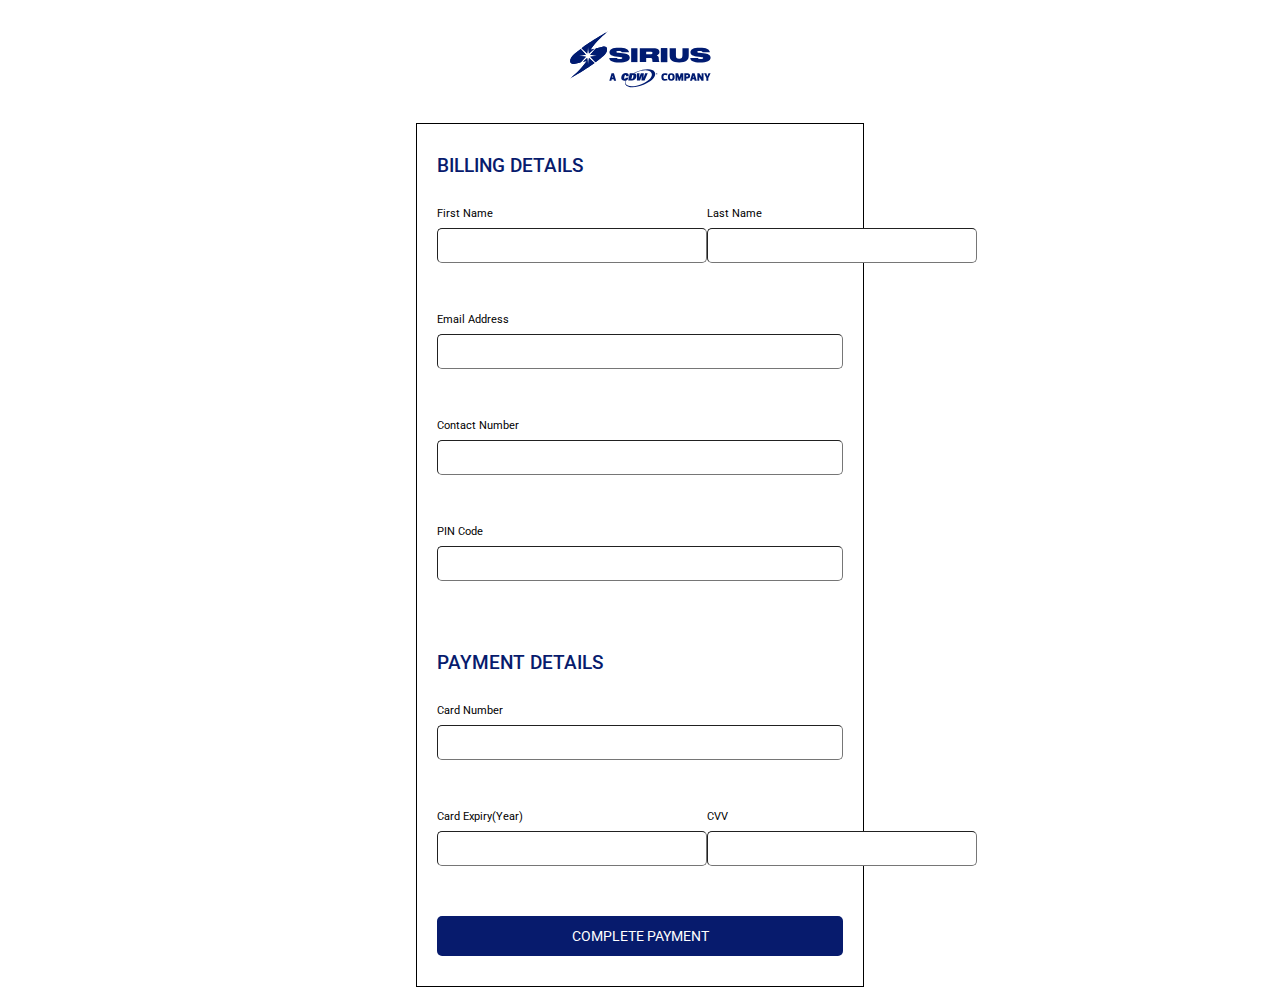
<file: Form_Validations/index.html>
<!DOCTYPE html>
<html lang="en">
  <head>
    <meta name="description" content="Assignment 14" />
    <meta name="keywords" content="HTML, CSS,JS" />
    <meta name="author" content="Joel" />
    <meta name="viewport" content="width=device-width, initial-scale=1.0/" />
    <link
      href="https://fonts.googleapis.com/css2?family=Roboto:ital,wght@0,100;0,300;0,400;0,500;0,700;0,900;1,100;1,300;1,400;1,500;1,700;1,900&display=swap"
      rel="stylesheet"
    />
    <link rel="stylesheet" href="css/style.css" />
    <title>Assignment 14</title>
  </head>

  <body>
    <div class="logo">
      <img src="images/Sirius_CDW_Cobranded_PMS2747.svg" alt="" />
    </div>
    <div class="container">
      <form>
        <div class="start">BILLING DETAILS</div>
        <div class="name">
          <div>
            <div class="lab">First Name</div>
            <input type="text" id="first-name" />
            <div id="error-first-name" class="error"></div>
          </div>
          <div>
            <div class="lab">Last Name</div>
            <input type="text" id="last-name" />
            <div id="error-last-name" class="error"></div>
          </div>
        </div>
        <div class="lab">Email Address</div>
        <input type="text" id="email-address" />
        <div id="error-email-address" class="error"></div>
        <div class="lab">Contact Number</div>
        <input type="number" id="contact-number" />
        <div id="error-contact-number" class="error"></div>
        <div class="lab">PIN Code</div>
        <input type="number" id="pin-code" />
        <div id="error-pin-code" class="error"></div>
        <div class="break">PAYMENT DETAILS</div>
        <div class="lab">Card Number</div>
        <input type="number" id="card-number" />
        <div id="error-card-number" class="error"></div>
        <div class="name">
          <div>
            <div class="lab">Card Expiry(Year)</div>
            <input type="number" id="card-expiry" />
            <div id="error-card-expiry" class="error"></div>
          </div>
          <div>
            <div class="lab">CVV</div>
            <input type="number" id="cvv" />
            <div id="error-cvv" class="error"></div>
          </div>
        </div>
        <button class="btn" type="submit" onclick="return validate()">
          COMPLETE PAYMENT
        </button>
      </form>
    </div>

    <script src="js/script.js"></script>
  </body>
</html>
</file>
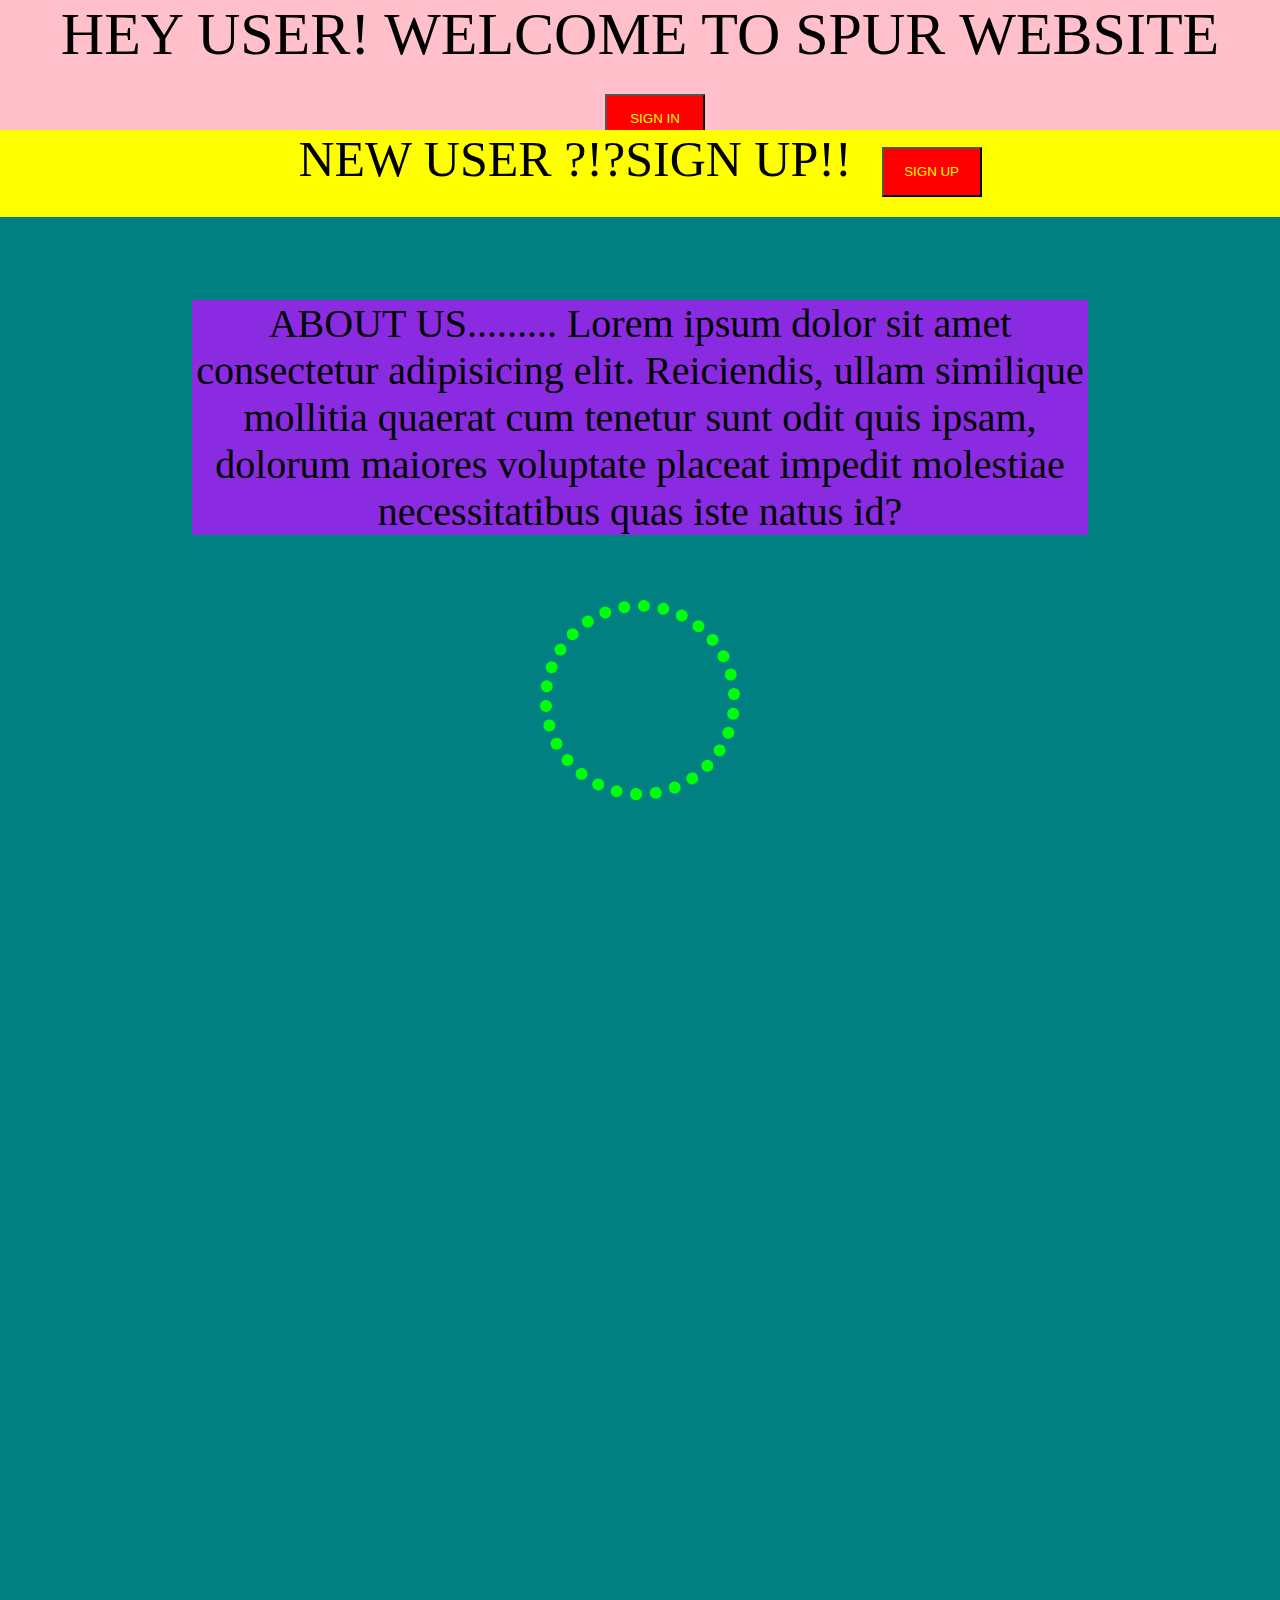
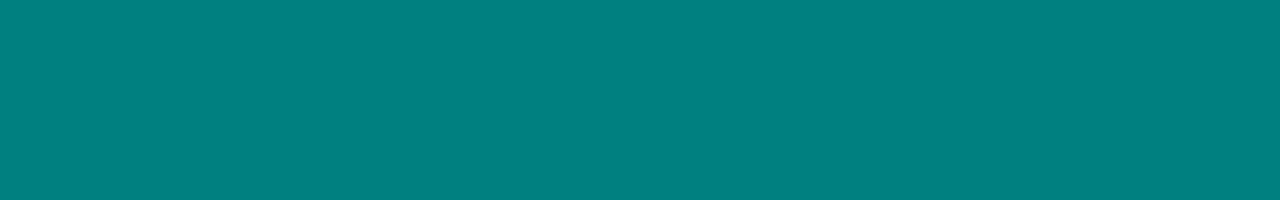
<file: Own_Creative_Animation/index.html>
<!DOCTYPE html>
<html lang="en">
<head>
    <meta charset="UTF-8">
    <meta http-equiv="X-UA-Compatible" content="IE=edge">
    <meta name="viewport" content="width=device-width, initial-scale=1.0">
    <link rel="stylesheet" href="css/style.css">
    <title>Document</title>
</head>
<body>
<!-- Main Section -->
<section>
    <!-- Inner Division -->
    <div class="dots">
        
        <span style="--i:1;"> </span>
        <span style="--i:2;"> </span>
        <span style="--i:3;"> </span>
        <span style="--i:4;"> </span>
        <span style="--i:5;"> </span>
        <span style="--i:6;"> </span>
        <span style="--i:7;"> </span>
        <span style="--i:8;"> </span>
        <span style="--i:9;"> </span>
        <span style="--i:10;"> </span>
        <span style="--i:11;"> </span>
        <span style="--i:12;"> </span>
        <span style="--i:13;"> </span>
        <span style="--i:14;"> </span>
        <span style="--i:15;"> </span>
        <span style="--i:16;"> </span>
        <span style="--i:17;"> </span>
        <span style="--i:18;"> </span>
        <span style="--i:19;"> </span>
        <span style="--i:20;"> </span>
        <span style="--i:21;"> </span>
        <span style="--i:22;"> </span>
        <span style="--i:23;"> </span>
        <span style="--i:23;"> </span>
        <span style="--i:24;"> </span>
        <span style="--i:25;"> </span>
        <span style="--i:26;"> </span>
        <span style="--i:27;"> </span>
        <span style="--i:28;"> </span>
        <span style="--i:29;"> </span>
        <span style="--i:30;"> </span>

    </div>
    
    <div class="intro">HEY USER! WELCOME TO SPUR WEBSITE<button class="sign-in">SIGN IN</button></div>
    <div class="para"> NEW USER ?!?SIGN UP!!<button class="sign-up">SIGN UP</button></div>
    <div class="about-us">ABOUT US......... Lorem ipsum dolor sit amet consectetur adipisicing elit. Reiciendis, ullam similique mollitia quaerat cum tenetur sunt odit quis ipsam, dolorum maiores voluptate placeat impedit molestiae necessitatibus quas iste natus id?
    </div>
</section>



</body>
</html>
</file>
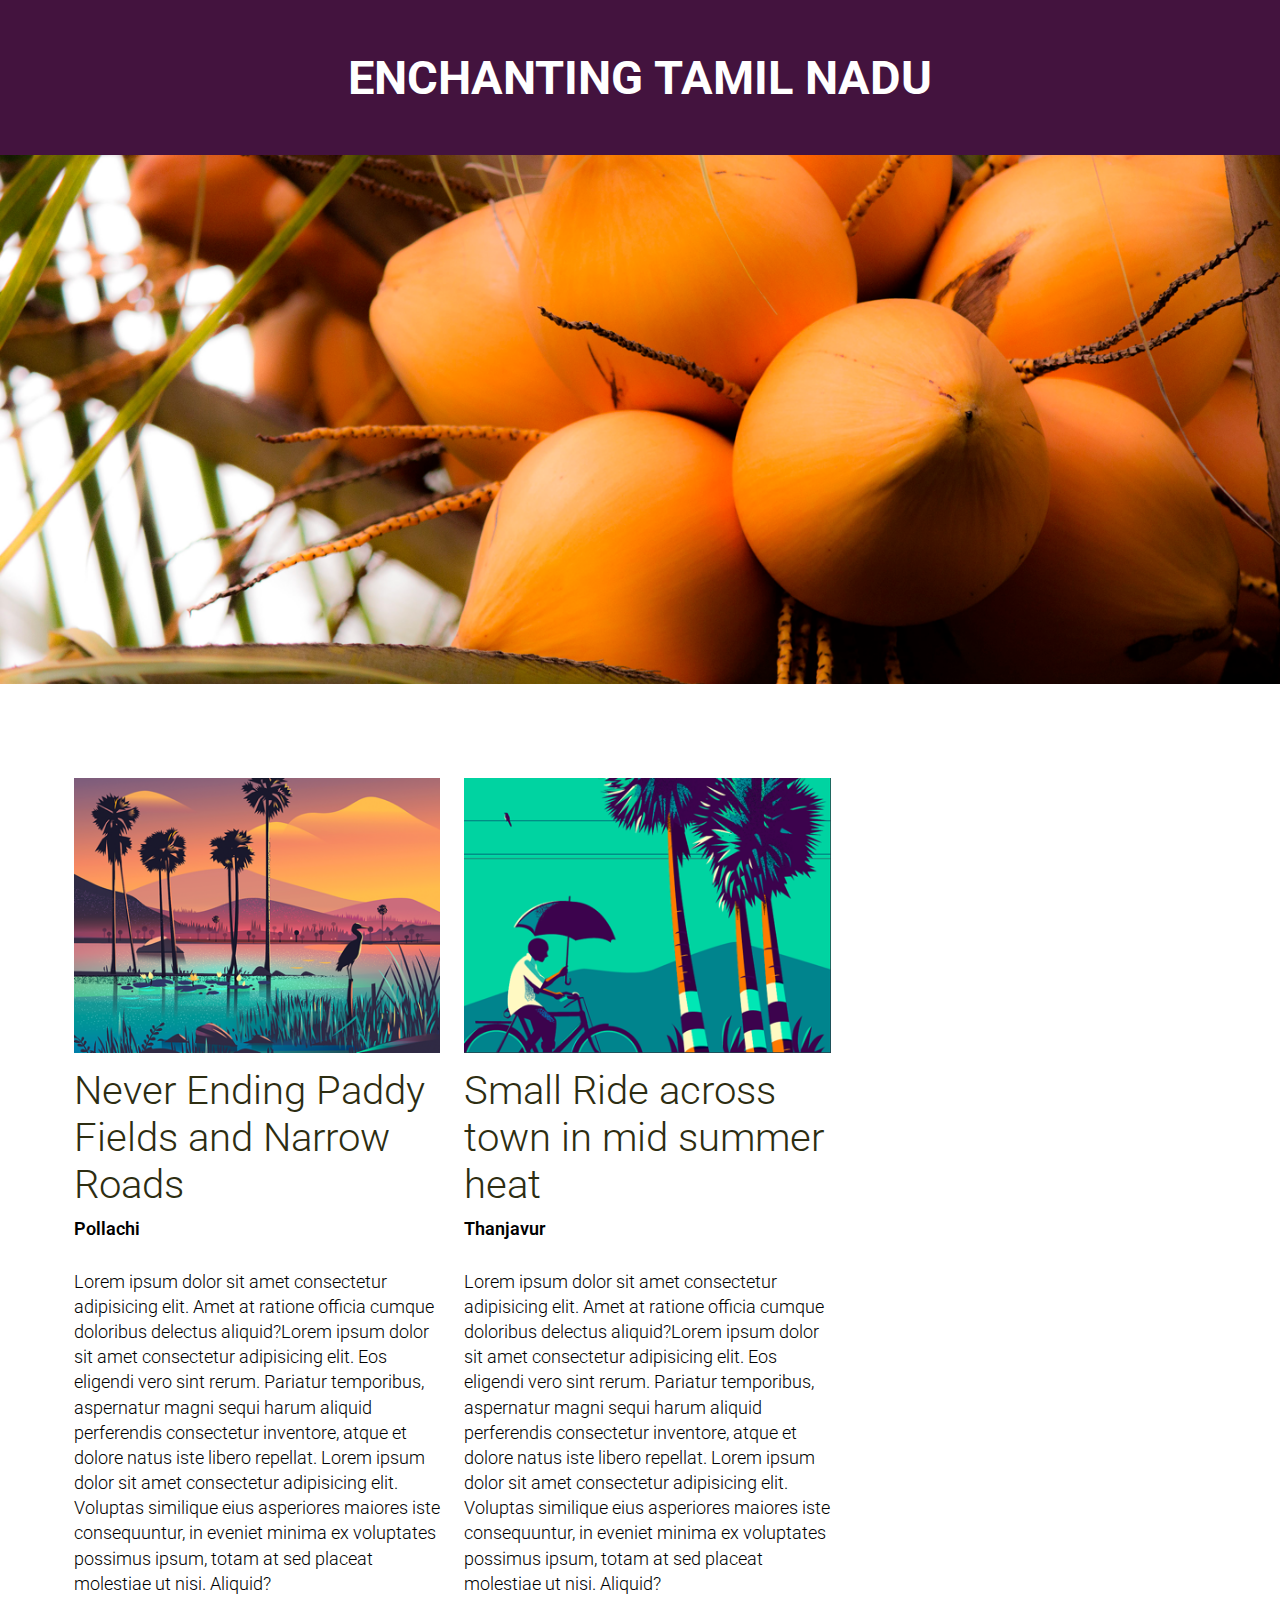
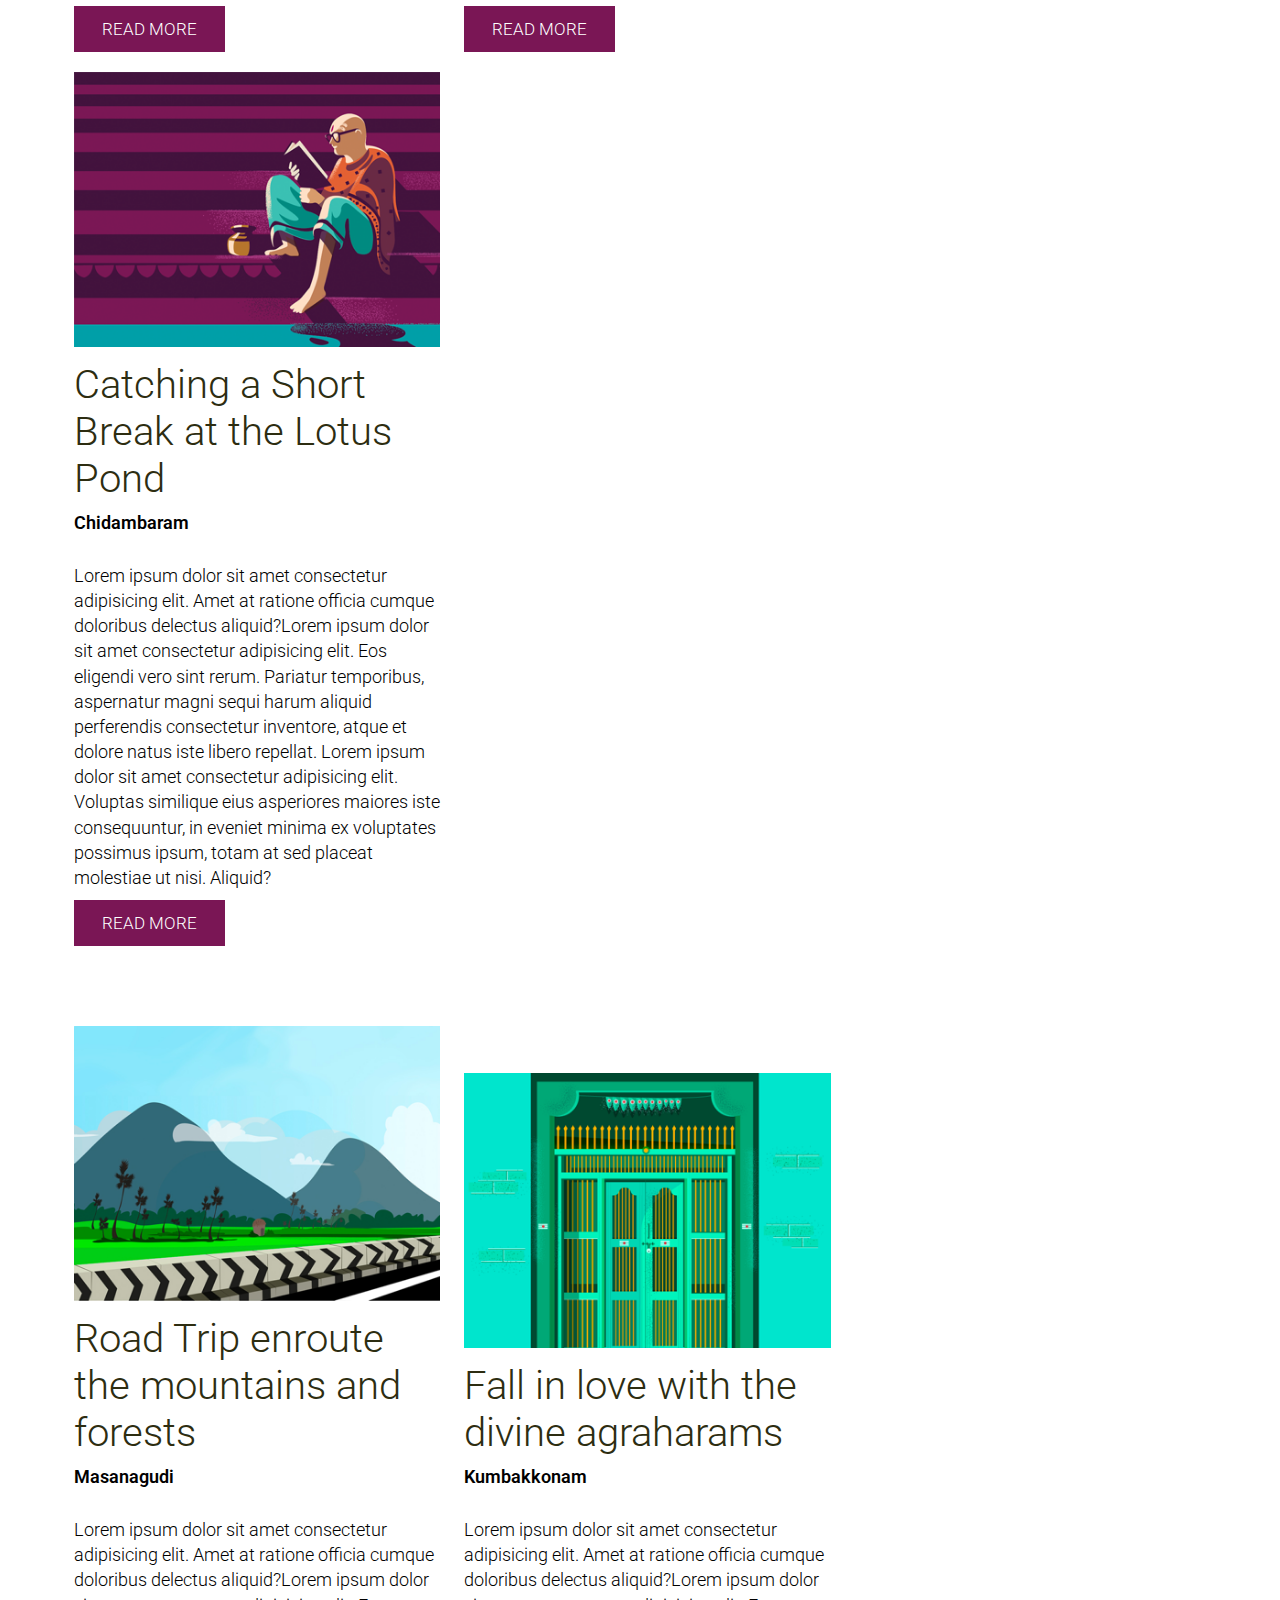
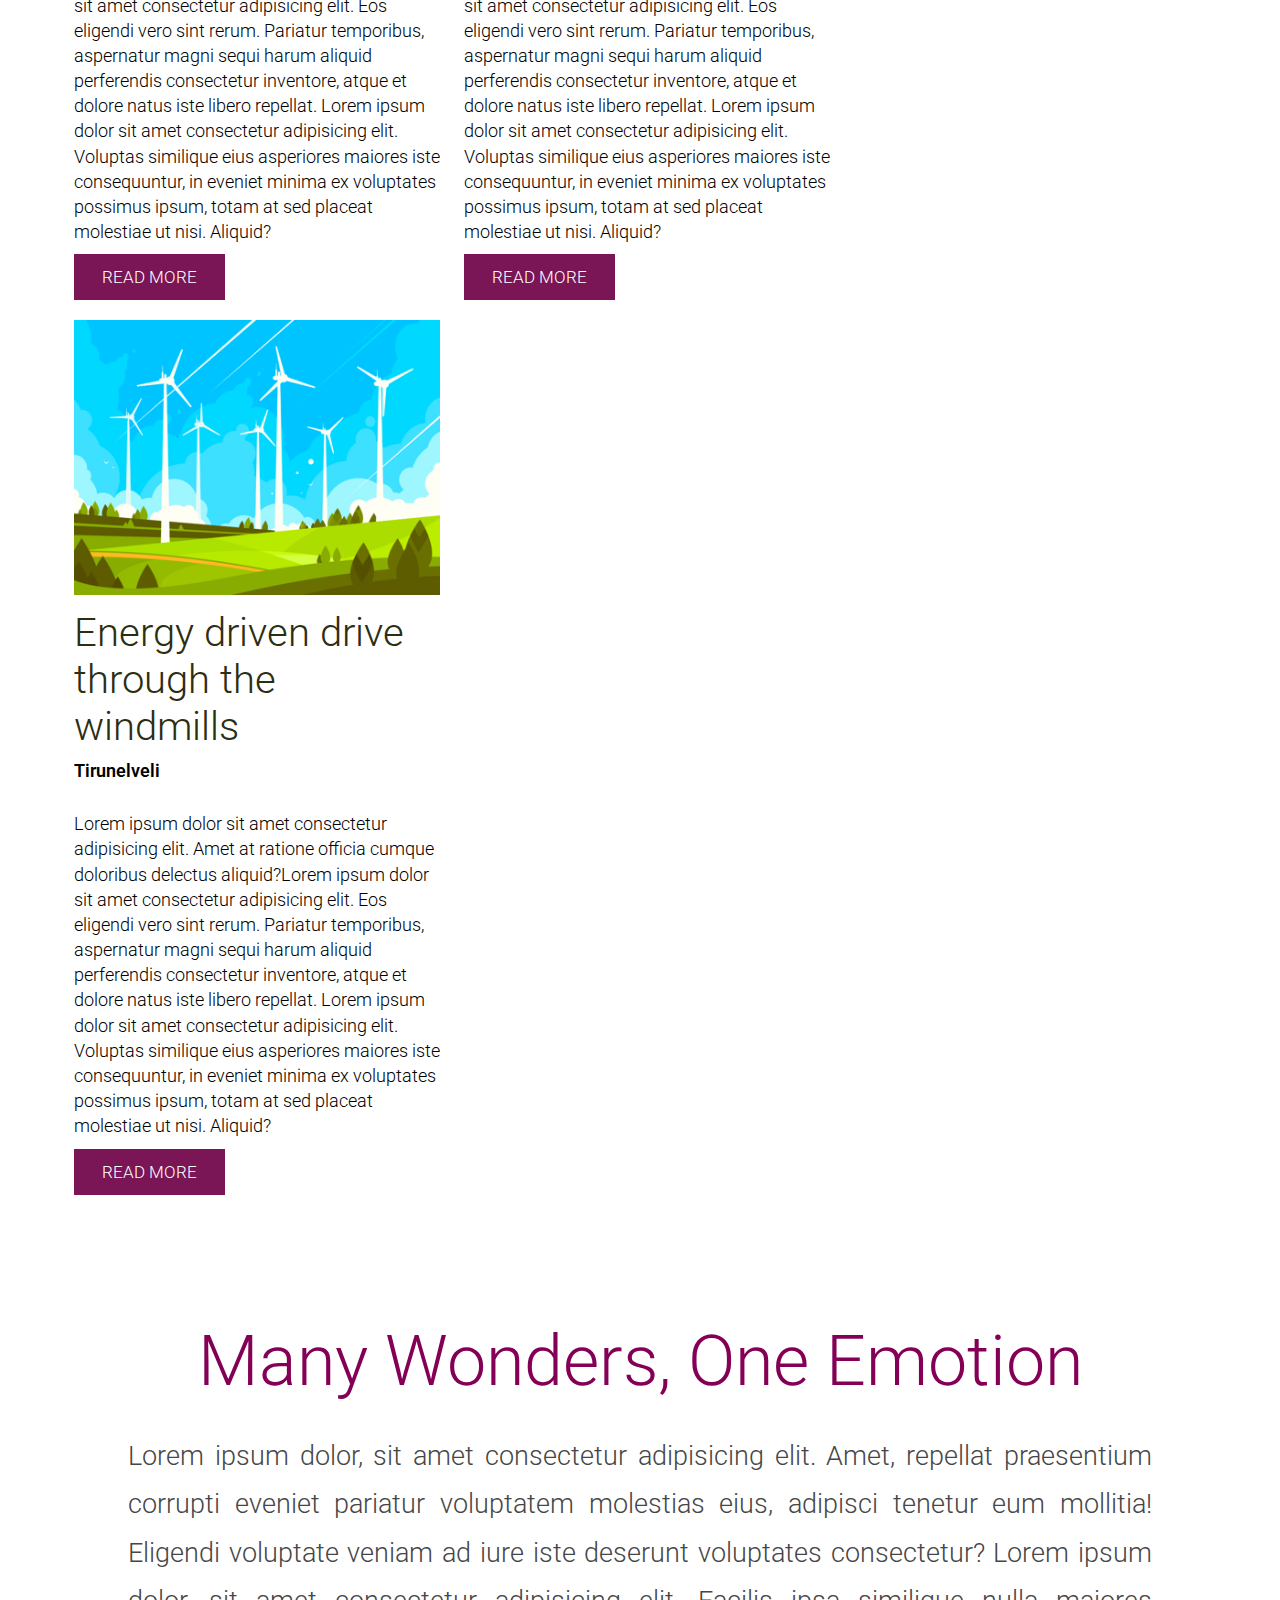
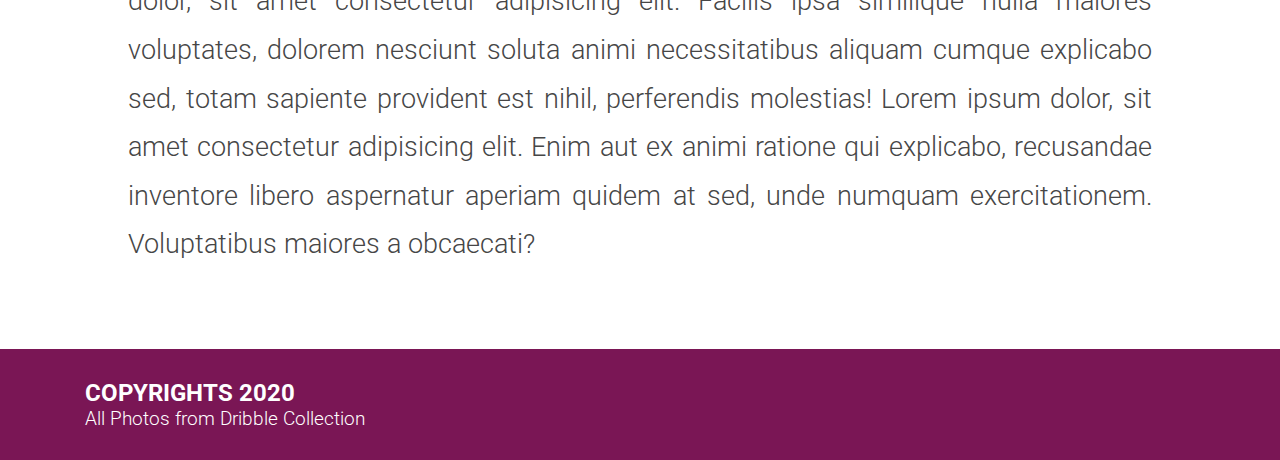
<file: Enchanting TN/first-page.html>
<!DOCTYPE html>
<html>
    <head>
        <title>Assignment 2</title>
        <meta name="description" content="Assignment 2"/>
        <meta name="keywords" content="HTML, CSS"/>
        <meta name="author" content="Joel"/>
        <meta name="viewport" content="width=device-width, initial-scale=1.0/">
        <link rel="preconnect" href="https://fonts.googleapis.com"/>
        <link rel="preconnect" href="https://fonts.gstatic.com" crossorigin/>
        <link href="https://fonts.googleapis.com/css2?family=Roboto:ital,wght@0,100;0,300;0,400;0,500;0,700;0,900;1,100;1,300;1,400;1,500;1,700;1,900&display=swap" rel="stylesheet"/>
        <link href="css/style.css" rel="stylesheet">
    </head>
    <body>
        <!------------------------ HEADER ----------------------->
        <header>
            <!-- HEADER TITLE -->
            <h1 class="headerTitle">ENCHANTING TAMIL NADU</h1>
        </header>
        <img  src="images/cover.png" alt="Cover photo" style="padding: 0px 0px 80px 0px; object-fit: cover;"/>
        <!---------------------------SECTION -------------------------->
        <!-- CONTAINER -->
        <div class="container">
            <!-- POLLACHI CARD -->
            <div class="card">
                <img src="images/pollachi.png" alt="Pollachi photo"/>
                <h3>Never Ending Paddy Fields and Narrow Roads</h3>
                <h4>Pollachi</h4>
                <p>Lorem ipsum dolor sit amet consectetur adipisicing elit. Amet at ratione officia cumque doloribus delectus aliquid?Lorem ipsum dolor sit amet consectetur adipisicing elit. Eos eligendi vero sint rerum. Pariatur temporibus, aspernatur magni sequi harum aliquid perferendis consectetur inventore, atque et dolore natus iste libero repellat. Lorem ipsum dolor sit amet consectetur adipisicing elit. Voluptas similique eius asperiores maiores iste consequuntur, in eveniet minima ex voluptates possimus ipsum, totam at sed placeat molestiae ut nisi. Aliquid?</p>
                <button>READ MORE</button>
            </div>
            <!-- THANJAVUR CARD -->
            <div class="card">
                <img src="images/thanjavur.png" alt="Thanjavur photo"/>
                <h3>Small Ride across town in mid summer heat</h3>
                <h4>Thanjavur</h4>
                <p>Lorem ipsum dolor sit amet consectetur adipisicing elit. Amet at ratione officia cumque doloribus delectus aliquid?Lorem ipsum dolor sit amet consectetur adipisicing elit. Eos eligendi vero sint rerum. Pariatur temporibus, aspernatur magni sequi harum aliquid perferendis consectetur inventore, atque et dolore natus iste libero repellat. Lorem ipsum dolor sit amet consectetur adipisicing elit. Voluptas similique eius asperiores maiores iste consequuntur, in eveniet minima ex voluptates possimus ipsum, totam at sed placeat molestiae ut nisi. Aliquid?</p>
                <button>READ MORE</button>    
            </div>
            <!-- CHIDAMBRAM CARD -->
            <div class="card">
                <img src="images/chidambaram.png" alt="Chidambaram Photo"/>
                <h3>Catching a Short Break at the Lotus Pond</h3>
                <h4>Chidambaram</h4>
                <p>Lorem ipsum dolor sit amet consectetur adipisicing elit. Amet at ratione officia cumque doloribus delectus aliquid?Lorem ipsum dolor sit amet consectetur adipisicing elit. Eos eligendi vero sint rerum. Pariatur temporibus, aspernatur magni sequi harum aliquid perferendis consectetur inventore, atque et dolore natus iste libero repellat. Lorem ipsum dolor sit amet consectetur adipisicing elit. Voluptas similique eius asperiores maiores iste consequuntur, in eveniet minima ex voluptates possimus ipsum, totam at sed placeat molestiae ut nisi. Aliquid?</p>
                <button>READ MORE</button>   
            </div>
        </div>
        <!-- CONTAINER -->
        <div style="margin-top: 60px; margin-bottom: 115px;" class="container">
            <!-- MASNAGUDI CARD -->
            <div class="card">
                <img src="images/masangudi.png" alt="Masanagudi photo"/>
                <h3>Road Trip enroute the mountains and forests</h3>
                <h4>Masanagudi</h4>
                <p>Lorem ipsum dolor sit amet consectetur adipisicing elit. Amet at ratione officia cumque doloribus delectus aliquid?Lorem ipsum dolor sit amet consectetur adipisicing elit. Eos eligendi vero sint rerum. Pariatur temporibus, aspernatur magni sequi harum aliquid perferendis consectetur inventore, atque et dolore natus iste libero repellat. Lorem ipsum dolor sit amet consectetur adipisicing elit. Voluptas similique eius asperiores maiores iste consequuntur, in eveniet minima ex voluptates possimus ipsum, totam at sed placeat molestiae ut nisi. Aliquid?</p>
                <button>READ MORE</button>
            </div>
            <!-- KUMBAKONAM CARD -->
            <div class="card">
                <img src="images/kumbakonam.png" alt="Kumbakkonam photo"/>
                <h3>Fall in love with the divine agraharams</h3>
                <h4>Kumbakkonam</h4>
                <p>Lorem ipsum dolor sit amet consectetur adipisicing elit. Amet at ratione officia cumque doloribus delectus aliquid?Lorem ipsum dolor sit amet consectetur adipisicing elit. Eos eligendi vero sint rerum. Pariatur temporibus, aspernatur magni sequi harum aliquid perferendis consectetur inventore, atque et dolore natus iste libero repellat. Lorem ipsum dolor sit amet consectetur adipisicing elit. Voluptas similique eius asperiores maiores iste consequuntur, in eveniet minima ex voluptates possimus ipsum, totam at sed placeat molestiae ut nisi. Aliquid?</p>
                <button>READ MORE</button>
            </div>
            <!-- TIRUNELVELI CARD -->
            <div class="card">
                <img src="images/tirunelveli.png" alt="Tirunelveli photo"/>
                <h3>Energy driven drive through the windmills</h3>
                <h4>Tirunelveli</h4>
                <p>Lorem ipsum dolor sit amet consectetur adipisicing elit. Amet at ratione officia cumque doloribus delectus aliquid?Lorem ipsum dolor sit amet consectetur adipisicing elit. Eos eligendi vero sint rerum. Pariatur temporibus, aspernatur magni sequi harum aliquid perferendis consectetur inventore, atque et dolore natus iste libero repellat. Lorem ipsum dolor sit amet consectetur adipisicing elit. Voluptas similique eius asperiores maiores iste consequuntur, in eveniet minima ex voluptates possimus ipsum, totam at sed placeat molestiae ut nisi. Aliquid?</p>
                <button>READ MORE</button>
            </div>
        </div>
        <!----------- ARTICLE --------------->
        <section class="article">
            <h5 class="articleTitle">Many Wonders, One Emotion</h5>
            <p>Lorem ipsum dolor, sit amet consectetur adipisicing elit. Amet, repellat praesentium corrupti eveniet pariatur voluptatem molestias eius, adipisci tenetur eum mollitia! Eligendi voluptate veniam ad iure iste deserunt voluptates consectetur? Lorem ipsum dolor, sit amet consectetur adipisicing elit. Facilis ipsa similique nulla maiores voluptates, dolorem nesciunt soluta animi necessitatibus aliquam cumque explicabo sed, totam sapiente provident est nihil, perferendis molestias! Lorem ipsum dolor, sit amet consectetur adipisicing elit. Enim aut ex animi ratione qui explicabo, recusandae inventore libero aspernatur aperiam quidem at sed, unde numquam exercitationem. Voluptatibus maiores a obcaecati?</p>
        </section>
        <!------------- FOOTER -------------->
        <footer class="footer">
            <h2>COPYRIGHTS 2020</h2>
            <h5>All Photos from Dribble Collection</h5>
        </footer>
    </body>
</html>
</file>
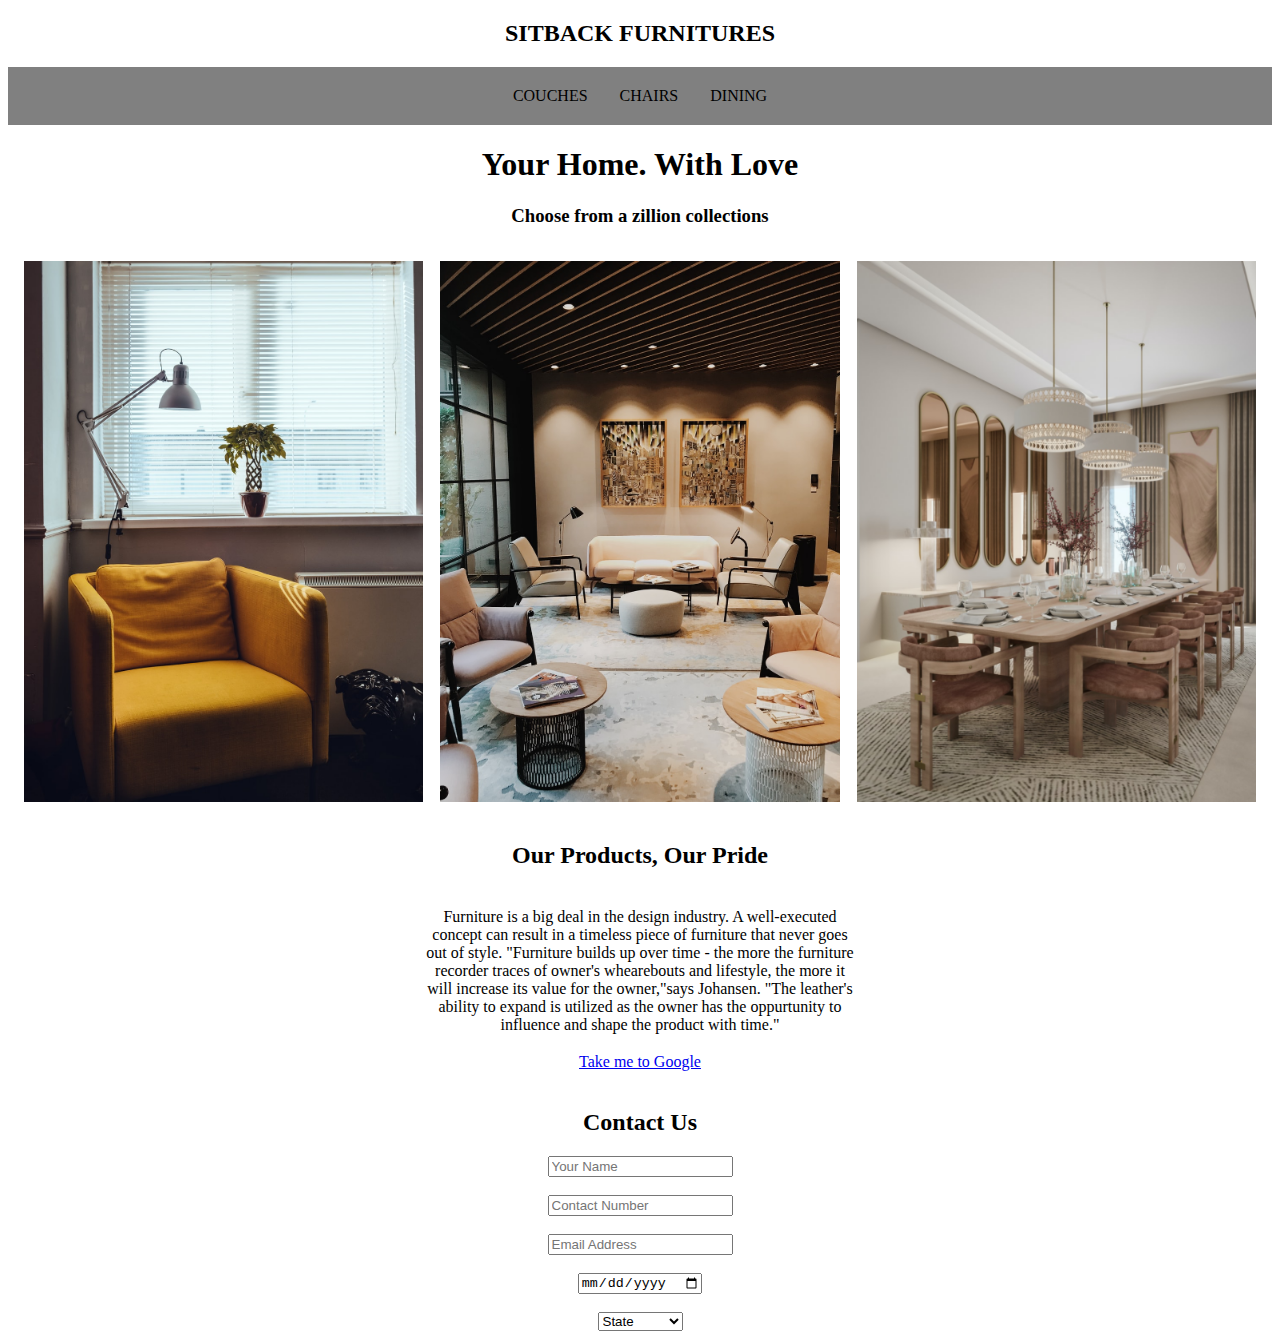
<file: Sitback_Furniture/firstPage.html>
<!DOCTYPE html>
<html>
    <head>
        <title>Assignment 1</title>
        <meta name="description" content="Assignment 1"/>
        <meta name="keywords" content="HTML"/>
        <meta name="author" content="Joel"/>
        <meta name="viewport" content="width=device-width, initial-scale=1.0"/>
    </head>
    <body>
        <!--------------------- HEADER -------------->
        <h2 align="center"><strong>SITBACK FURNITURES</strong> </h2>
        <!-------------------- NAVIGATION BAR ---------------->
        <table bgcolor="grey" width="100%">
            <tr>
                <td>
                    <table cellpadding="15" align="center">
                        <tr>
                            <td  align="center">COUCHES</td>
                            <td  align="center">CHAIRS</td>
                            <td  align="center">DINING</td>
                        </tr>
                    </table>
                </td>
            </tr>
        </table>
        <!------------------ SECTION ------------>
        <!-- SECTION TITLE -->
        <h1 align="center"><strong>Your Home. With Love</strong></h1>
        <h3 align="center"><strong>Choose from a zillion collections</strong></h3>
        <!-- SECTION CONTENT -->
        <table  align="center" cellspacing="15">
            <tr bgcolor="white"  width="80%">
                <td width="33%"><img src="images/chairs.png" alt="chair photo" width="100%"/></td>
                <td width="33%"><img src="images/couches.png" alt="couches photo" width="100%"/></td>
                <td width="33%"><img src="images/dining.png" alt="dining photo" width="100%"/></td>
            </tr>
        </table>
        <!------------------ ARTICLE ------------->
        <!-- ARTICLE TITLE -->
        <h2 align="center">Our Products, Our Pride</h2>
        <table width="35%" align="center">
            <tr>
                <td align="center">
                    <!-- ARTICLE CONTENT -->
                    <p>Furniture is a big deal in the design industry. A well-executed concept can result
                        in a timeless piece of furniture that never goes out of style. "Furniture builds up
                        over time - the more the furniture recorder traces of owner's whearebouts
                        and lifestyle, the more it will increase its value for the owner,"says Johansen.
                        "The leather's ability to expand is utilized as the owner has the oppurtunity to
                        influence and shape the product with time." 
                    </p>
                </td>
            </tr>
        </table>
        <!-- EXTERNAL LINK -->
        <center>
            <a href="https://www.google.com" target="_blank">Take me to Google</a>
        </center>
        <br>
        <h2 align="center">Contact Us</h2>
        <!-- FORM -->
        <form method="get" action="" align="center" >
            <input type="text" placeholder="Your Name"/><br><br>
            <input type="number" placeholder="Contact Number"/><br><br>
            <input type="email" placeholder="Email Address"/><br><br>
            <input type="date" placeholder="Year Of Birth"/><br><br>
            <select name="state">
                <option value="">State</option>
                <option value="TamilNadu">TamilNadu</option>
                <option value="Kerala">Kerala</option>
            </select>
        </form>
    </body>
</html>
</file>
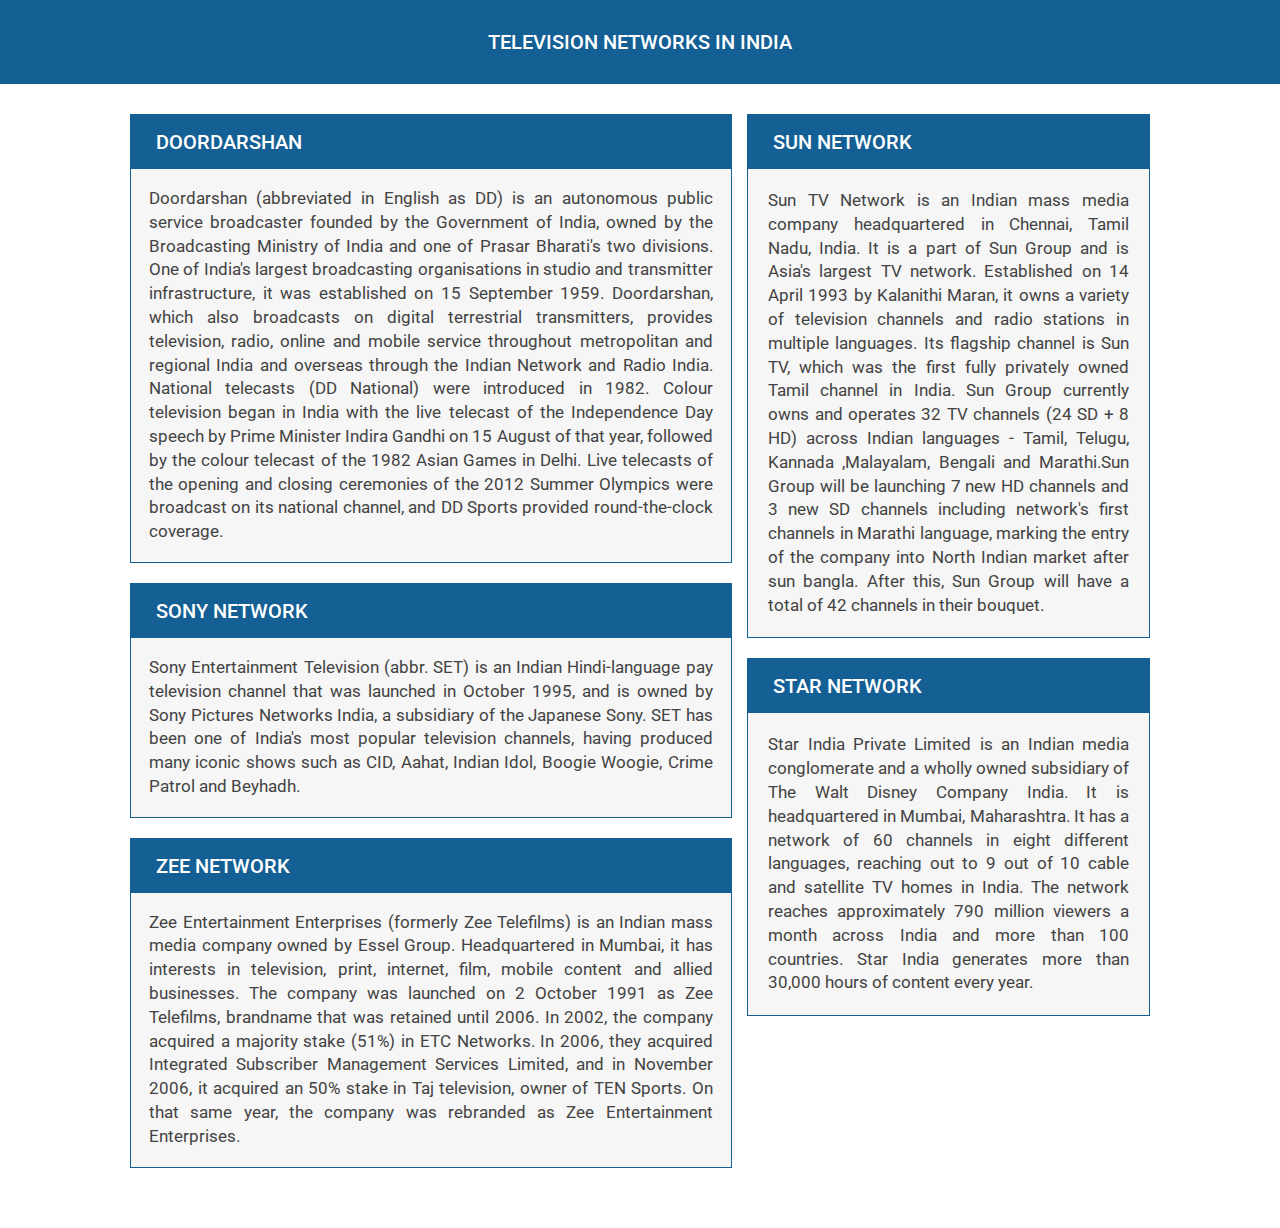
<file: Television_In_India/first-page.html>
<!DOCTYPE html>
<html>
    <head>
        <title>Assignment 4</title>
        <meta name="description" content="Assignment 3"/>
        <meta name="keywords" content="HTML, CSS"/>
        <meta name="author" content="Joel"/>
        <meta name="viewport" content="width=device-width, initial-scale=1.0/">
        <link rel="preconnect" href="https://fonts.googleapis.com"/>
        <link rel="preconnect" href="https://fonts.gstatic.com" crossorigin/>
        <link href="https://fonts.googleapis.com/css2?family=Roboto:ital,wght@0,100;0,300;0,400;0,500;0,700;0,900;1,100;1,300;1,400;1,500;1,700;1,900&display=swap" rel="stylesheet"/>
        <link href="assets/css/style.css" rel="stylesheet"/>
    </head>
    <body>
        <!---- Start : HEADER ---->
        <header>
            <!-- HEADER TITLE -->
            <h2 class="title">TELEVISION NETWORKS IN INDIA</h2>
        </header>
        <!---- End :: HEADER ---->
        <div class="container">
            <!-- Start :: CONTAINER -->
            <div class="left-container">
            <!-- Start :: LEFT CONTAINER -->
                <div class="card">
                    <h2>DOORDARSHAN</h2>
                    <p>Doordarshan (abbreviated in English as DD) is an autonomous public service broadcaster founded by the Government of India, owned by the Broadcasting Ministry of India and one of Prasar Bharati's two divisions. One of India's largest broadcasting organisations in studio and transmitter infrastructure, it was established on 15 September 1959. Doordarshan, which also broadcasts on digital terrestrial transmitters, provides television, radio, online and mobile service throughout metropolitan and regional India and overseas through the Indian Network and Radio India. National telecasts (DD National) were introduced in 1982. Colour television began in India with the live telecast of the Independence Day speech by Prime Minister Indira Gandhi on 15 August of that year, followed by the colour telecast of the 1982 Asian Games in Delhi. Live telecasts of the opening and closing ceremonies of the 2012 Summer Olympics were broadcast on its national channel, and DD Sports provided round-the-clock coverage.</p>
                </div>
                <div class="card">   
                    <h2>SONY NETWORK</h2>
                    <p>Sony Entertainment Television (abbr. SET) is an Indian Hindi-language pay television channel that was launched in October 1995, and is owned by Sony Pictures Networks India, a subsidiary of the Japanese Sony. SET has been one of India's most popular television channels, having produced many iconic shows such as CID, Aahat, Indian Idol, Boogie Woogie, Crime Patrol and Beyhadh.</p>   
                </div>
                <div class="card">   
                    <h2>ZEE NETWORK</h2>
                    <p>Zee Entertainment Enterprises (formerly Zee Telefilms) is an Indian mass media company owned by Essel Group. Headquartered in Mumbai, it has interests in television, print, internet, film, mobile content and allied businesses. The company was launched on 2 October 1991 as Zee Telefilms, brandname that was retained until 2006. In 2002, the company acquired a majority stake (51%) in ETC Networks. In 2006, they acquired Integrated Subscriber Management Services Limited, and in November 2006, it acquired an 50% stake in Taj television, owner of TEN Sports. On that same year, the company was rebranded as Zee Entertainment Enterprises.</p>
                </div>
            <!-- End :: LEFT CONTAINER -->
            </div>
            <div class="right-container">
            <!-- Start :: RIGHT CONTAINER -->
                <div class="card">  
                    <h2>SUN NETWORK</h2>
                    <p>Sun TV Network is an Indian mass media company headquartered in Chennai, Tamil Nadu, India. It is a part of Sun Group and is Asia's largest TV network. Established on 14
                        April 1993 by Kalanithi Maran, it owns a variety of television channels and radio stations in multiple languages. Its flagship channel is Sun TV, which was the first fully privately owned Tamil channel in India. Sun Group currently owns and operates 32 TV channels (24 SD + 8 HD) across Indian languages - Tamil, Telugu, Kannada ,Malayalam, Bengali and Marathi.Sun Group will be launching 7 new HD channels and 3 new SD channels including network's first channels in Marathi language, marking the entry of the company into North Indian market after sun bangla. After this, Sun Group will have a total of 42 channels in their bouquet.</p>
                </div>
                <div class="card">   
                    <h2>STAR NETWORK</h2>
                    <p>Star India Private Limited is an Indian media conglomerate and a wholly owned subsidiary of The Walt Disney Company
                        India. It is headquartered in Mumbai, Maharashtra. It has a network of 60 channels in eight different languages, reaching out to 9 out of 10 cable and satellite TV homes in India. The network reaches approximately 790 million viewers a month across India and more than 100 countries. Star India generates more than 30,000 hours of content every year.</p>
                </div>
             <!-- End :: LEFT CONTAINER -->
            </div>
            <!-- CLEAR FLOAT CONTAINERS ON BOTH SIDE -->
            <div class="clearFloat"></div>
        <!-- End :: CONTAINER -->
        </div>
    </body>
</html>
</file>
<file: Form_Validations/css/style.css>
* {
  margin: 0;
  padding: 0;
  box-sizing: border-box;
  font-family: "Roboto", sans-serif;
  font-size: 11px;
}

img {
  max-width: 100%;
}
.name {
  display: flex;
  flex-wrap: nowrap;
  justify-content: space-between;
}
.error {
  display: block;
  height: 12px;
  color: red;
}
.lab {
  margin-top: 30px;
}

.logo {
  text-align: center;
}
.logo img {
  margin-top: -40px;
  align-content: center;
  width: 300px;
  height: 200px;
  object-fit: contain;
}
.container {
  margin: auto;
  width: 35%;
  border-width: 1px;
  border-color: black;
  border-style: solid;
  padding: 20px;
  margin-top: -40px;
}

input {
  width: 100%;
  padding: 10px 20px;
  margin: 8px 0px;
  border-radius: 5px;
  border-width: 1px;
  outline: none;
}

#first-name,
#last-name,
#cvv,
#card-expiry {
  width: 270px;
}
.start {
  margin-top: 10px;
}

.break {
  margin-top: 50px;
  margin-bottom: 10px;
}
.break,
.start {
  font-size: 19px;
  color: rgb(7, 27, 109);
  font-weight: 500;
}

.btn {
  margin-top: 30px;
  height: 40px;
  width: 100%;
  margin-bottom: 10px;
  font-size: 14px;
  color: white;
  background-color: rgb(7, 27, 109);
  border-style: none;
  border-radius: 5px;
}
span {
  color: red;
}

input::-webkit-outer-spin-button,
input::-webkit-inner-spin-button {
  -webkit-appearance: none;
  margin: 0;
}
</file>
<file: Own_Creative_Animation/css/style.css>
*{
    margin:0;
    padding: 0;
    box-sizing: border-box;
}


section{
    display: flex;
    justify-content: center;
    min-height: 200vh;
    align-content: center;
    background-color: teal;
    animation:anime 4s linear infinite;
}
@keyframes anime{
    0%{
        filter: hue-rotate(0deg);
    }
    50%{
        filter: hue-rotate(180deg);
    }
    100%{
        filter: hue-rotate(360deg);

    }
}
section .dots{
    position: relative;
    width: 200px;
    height: 200px;
    align-content: center;
}

span{
    position: absolute;
    top: 600px;
    left: 0;
    width: 100%;
    height: 100%;
    transform: rotate(calc(12deg * var(--i)));
    align-content: center;
}


span::before{
    content: '';
    position: absolute;
    width: 12px;
    height: 12px;
    border-radius: 50%;
    background-color: #00ff0a;
}


.intro{
    position:absolute;
    width: 100%;
    text-align: center;
    font-size: 60px;
    font-weight: 400;
    height: fit-content;
    animation-duration: 3s;
    animation-name: slidein;
    animation-iteration-count: 3;
    animation-direction: alternate;
    background-color: pink;
  }
  @keyframes slidein {
    from {
      margin-left: 100%;
      width: 300%;
    }
  
    to {
      margin-left: 0%;
      width: 100%;
      
    }
  }

  .sign-in{
    background-color: red;
    color:yellow;
    height: 50px;
    width: 100px; 
    margin-left: 30px;
    margin-bottom: 20px;
    padding: 10px;
  }
  .sign-in:hover{
    animation: wiggle 2s linear infinite;
    cursor: pointer;

  }
  
  @keyframes wiggle{
    0%, 7% {
      transform: rotateZ(0);
    }
    15% {
      transform: rotateZ(-15deg);
    }
    20% {
      transform: rotateZ(10deg);
    }
    25% {
      transform: rotateZ(-10deg);
    }
    30% {
      transform: rotateZ(6deg);
    }
    35% {
      transform: rotateZ(-4deg);
    }
    40%, 100% {
      transform: rotateZ(0);
    }
  }

  .para{
    margin-top: 40px;
    position: absolute;
    width: 100%;
    text-align: center;
    font-size: 50px;
    font-weight: 400;
    height: fit-content;
    animation-duration: 3s;
    animation-name: slideout;
    animation-iteration-count: 3;
    animation-direction: alternate;
    background-color: yellow;
    top:90px;
  }
  
  @keyframes slideout{
    from {
      margin-right: 100%;
      width: 300%;
    }
  
    to {
      margin-left: 0%;
      width: 100%;
      
    }
}
.sign-up{
    background-color: red;
    color:yellow;
    height: 50px;
    width: 100px; 
    margin-left: 30px;
    margin-bottom: 20px;
    padding: 10px;
  }
  .sign-up:hover{
    animation: wiggle1 5s linear infinite;
    cursor: pointer;
  }

  @keyframes wiggle1{
    0%, 7% {
      transform: rotateX(0);
    }
    15% {
      transform: rotateX(-50deg);
    }
    20% {
      transform: rotateX(50deg);
    }
    25% {
      transform: rotateX(-30deg);
    }
    30% {
      transform: rotateX(30deg);
    }
    35% {
      transform: rotateX(-10deg);
    }
    40%, 100% {
      transform: rotateX(0);
    }
  }

  .about-us{
    margin-top: 120px;
    position: absolute;
    width: 70%;
    text-align: center;
    font-size: 40px;
    font-weight: 300;
    height: fit-content;
    animation-duration: 5s;
    animation-name: expand;
    animation-iteration-count: 1;
    background-color:blueviolet;
    top:180px;

  }

  @keyframes expand{
    0%{
      transform: scale(1.1,1.1);
    }
    15% {
      transform: scale(1.2,1.2);
    }
    30% {
      transform: scale(1.3,1.4);
    }
    60% {
      transform: scale(1.4,1.4);
    }
    75% {
      transform: scale(1.3,1.3);
    }
    90% {
      transform: scale(1.2,1.1);
    }
    100% {
      transform: scale(1,1);
    }
}
</file>
<file: Enchanting TN/css/style.css>
*{
    font-family: 'Roboto', sans-serif;
    padding: 0%;
    margin: 0%;
}
img{
    width: 100%;
}
.headerTitle{
    background-color: #43133e;
    color:#ffffff;
    text-align: center;
    padding: 50px;
    font-size: 47px;
    font-weight: 500px;
}
.container{
    margin: auto;
    width: 90%;
    margin-bottom: 40px;
}
.card{
   display: inline-block;
   width:31.8%;
   padding: 10px;
}
.card h3{
    color: rgb(45, 45, 17);
    font-weight: 300;
    font-size: 40px;
    padding-top: 10px;
    padding-bottom: 10px;
}
.card h4{
    color: rgb(0, 0, 0);
    font-weight: 600;
    padding-bottom: 30px;
    font-size: large;
}
.card p{
    line-height: 1.4;
    font-weight: 900;
    padding-bottom: 10px;
    color: rgb(0,0,0);
    font-weight: 300;
    font-size: 18px;
    word-spacing:2%;
} 
.card button{
    background-color: #7a1655;
    color: #ffffff;
    padding: 13px 28px;
    font-weight: 300;
    font-size: 17px;
    border-style: none;
}
.article{
    margin: auto;
    width: 80%;
    text-align: center;
}
.articleTitle{
    font-weight: 300;
    font-size: 70px;
    color:#840057;
    padding-bottom: 30px;
}
.article p{
    font-weight: 300;
    color:rgb(70,70,70);
    line-height: 1.8;
    font-size: 27px;
    align-content: center;
    text-align: justify;
    margin-bottom: 80px;
}
.footer{
    background-color: #7a1655;
    color:#ffffff;
    padding: 30px 0px 30px 85px;
}
.footer h5{
    font-weight: 300;
    font-size: 19px;
}
</file>
<file: Television_In_India/assets/css/style.css>
*{
    font-family: 'Roboto', sans-serif;
    margin: 0;
    padding: 0;
    box-sizing: border-box;
}
.title{
    background-color: #145f94;
    text-align: center;
    font-weight: 500;
    font-size: 20px;
    padding: 30px;
    margin-bottom: 30px;
    color: rgb(255,255,255);
}
.container{
    padding: 0px 130px 40px ;
}
.left-container{
    float:left;
    width: 59%;
} 
.right-container{
    float: right;
    width: 39.5%;    
}
.clearFloat{
    clear: both;
}
.card{
    border-style: solid;
    border-color: #145f94;
    margin-bottom: 20px;
    border-width: 1px;
}
.card h2{
    background-color: #145f94;
    padding: 15px 0px 15px 25px;
    color: rgb(255,255,255);
    font-weight: 500;
    font-size: 20px;
}
.left-container .card p{
    padding: 3%;
    line-height: 2;
    text-align: justify;
    color: rgb(17,17,17);
    line-height: 1.4;
    font-size: 17px;
    font-weight: 400;
    color:rgb(67, 67, 67);
    background-color: rgb(246, 246, 246);
}
.right-container .card p{
    padding: 5%;
    line-height: 2;
    text-align: justify;
    color: rgb(17,17,17);
    line-height: 1.4;
    font-size: 17px;
    font-weight: 400;
    color:rgb(67, 67, 67);
    background-color: rgb(246, 246, 246);
}
@media screen and (max-width: 700px){
    .left-container{
        width: 100%;
    }
    .right-container{
        width:100%;
    }
    .container{
        padding: 0px 20px;
    }
  }
</file>
